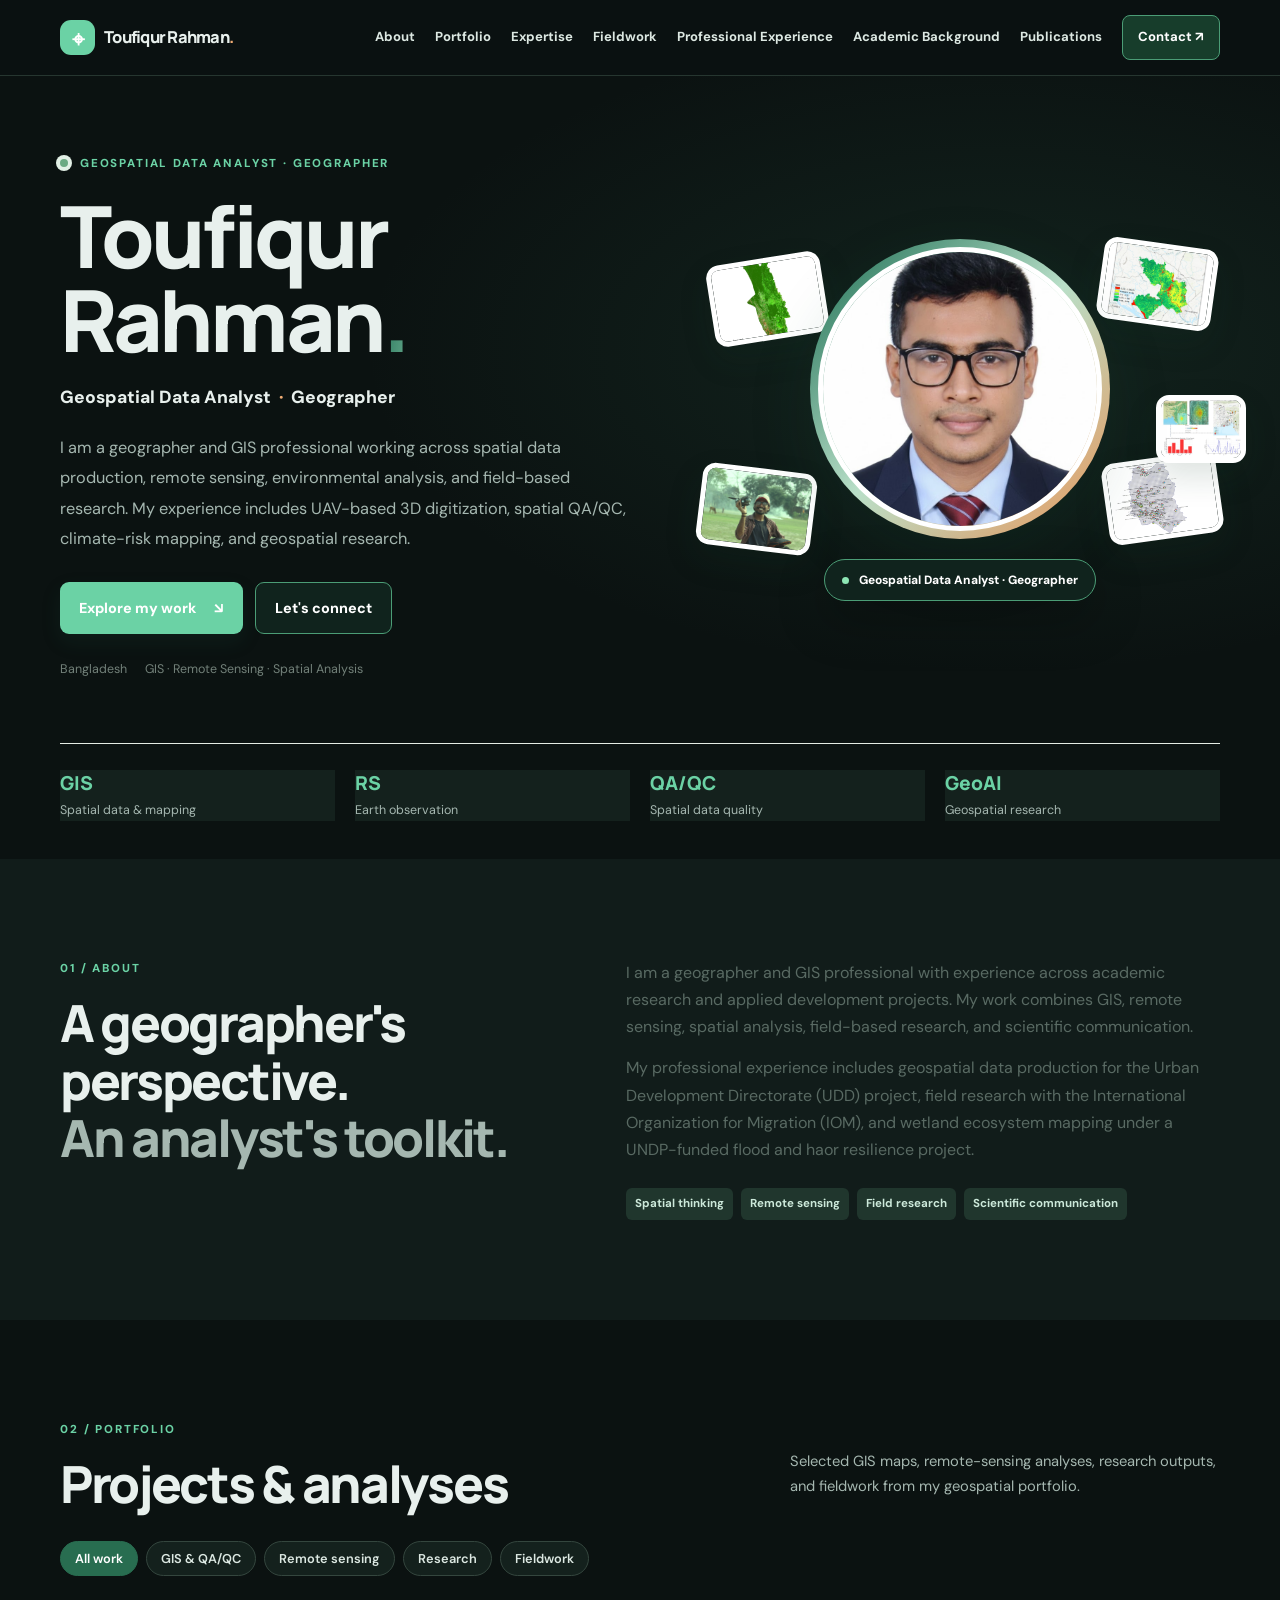
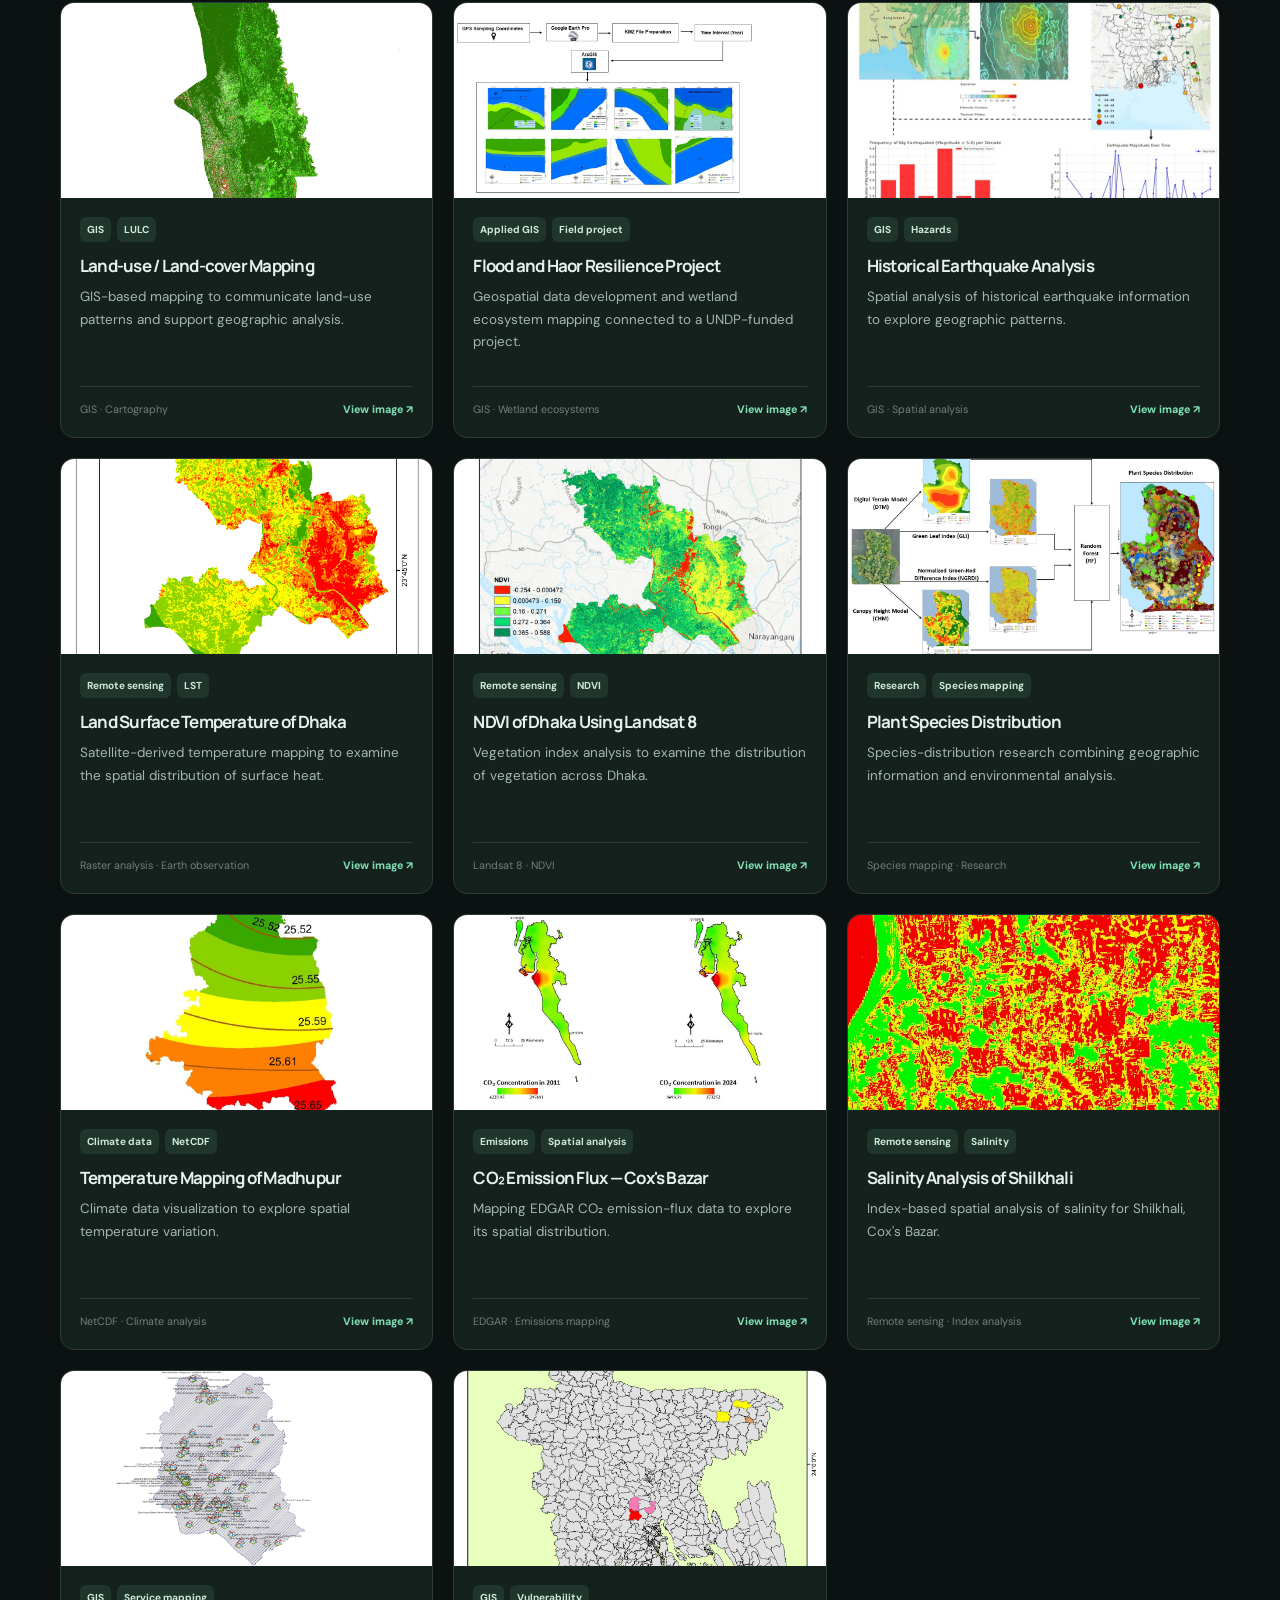
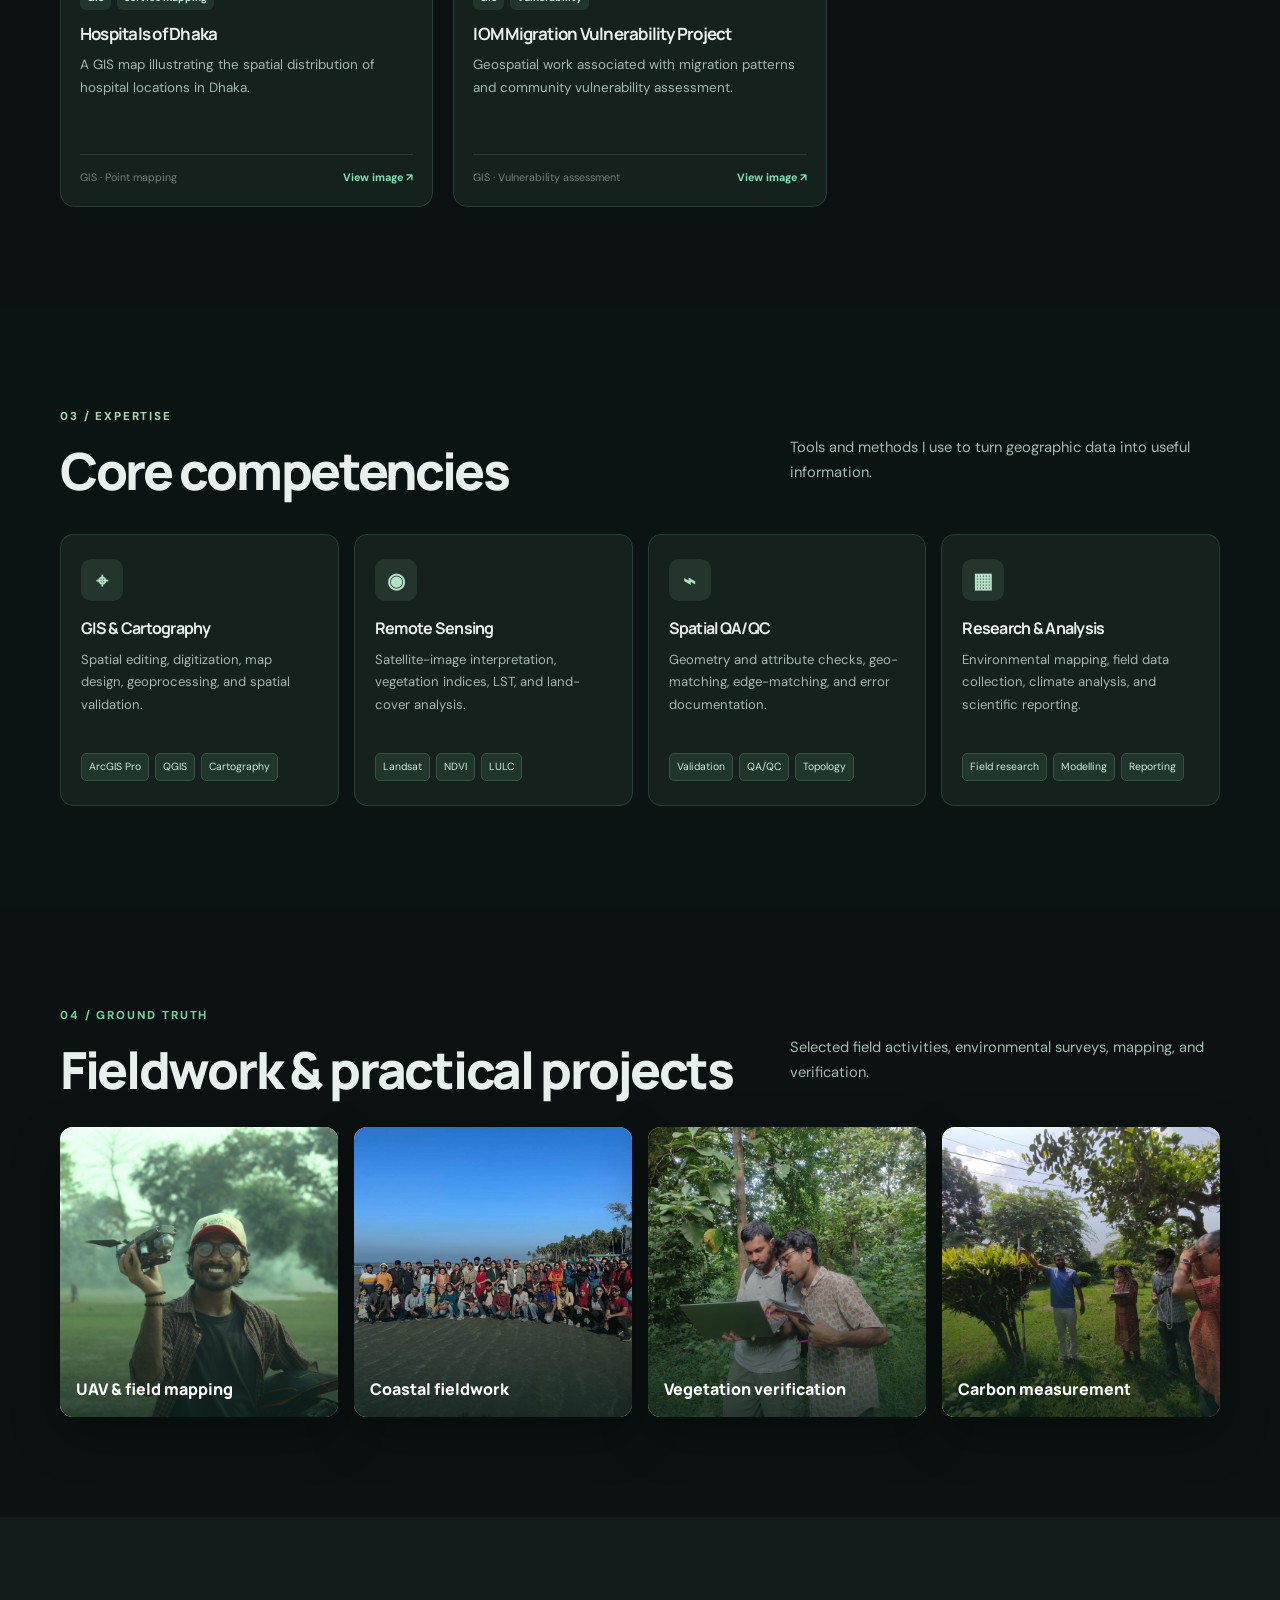
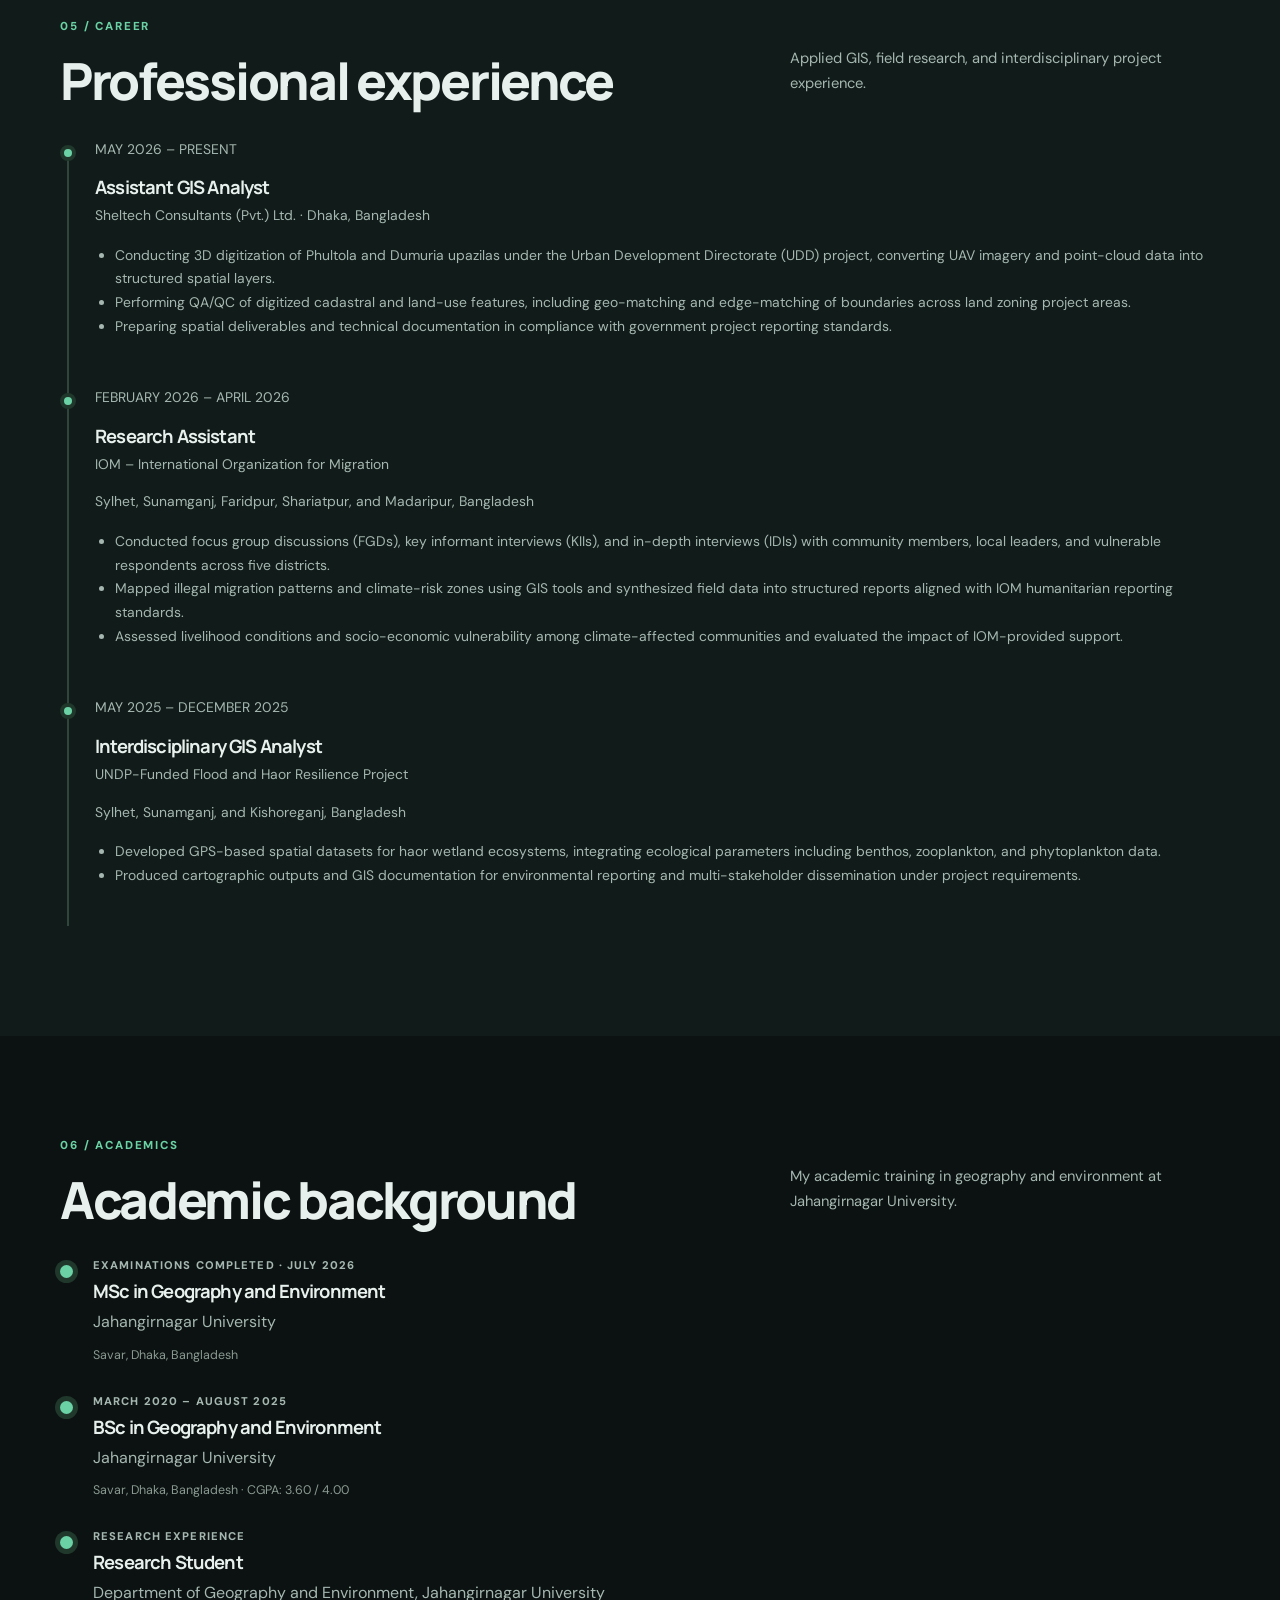
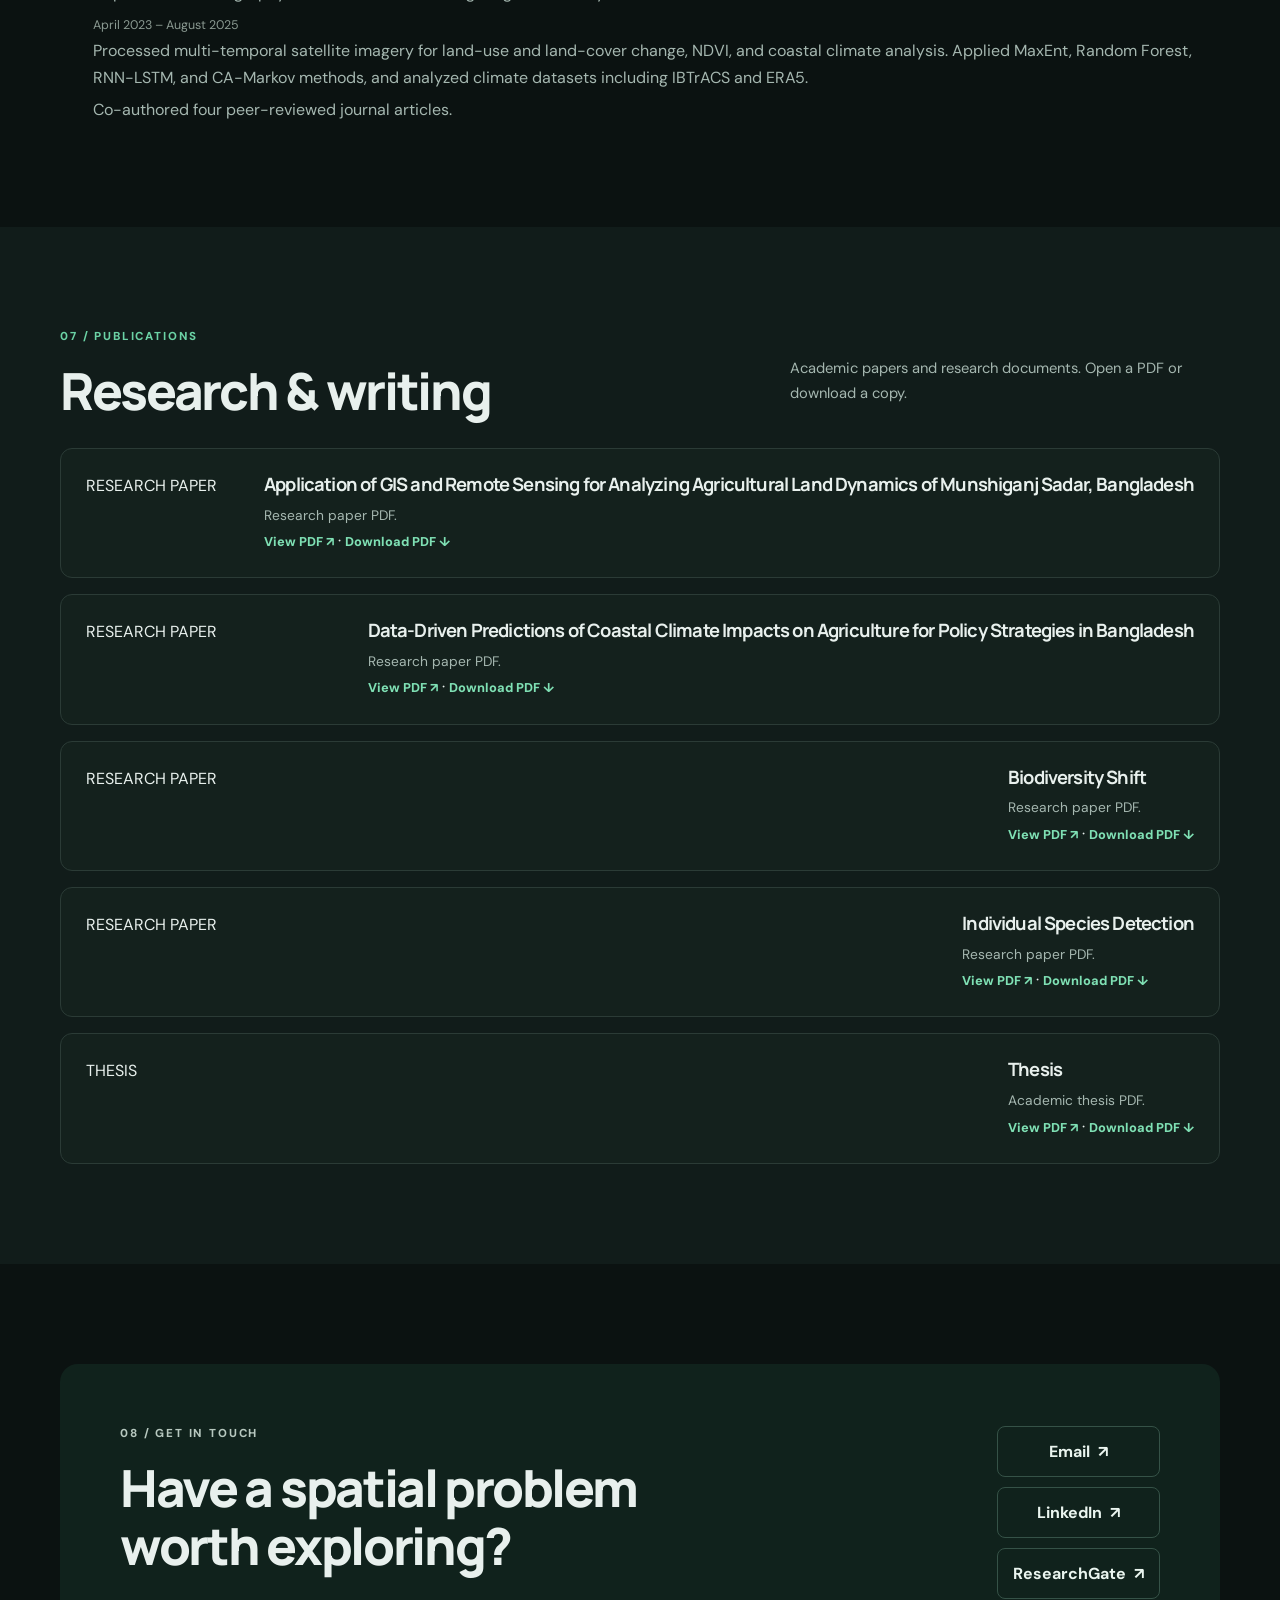
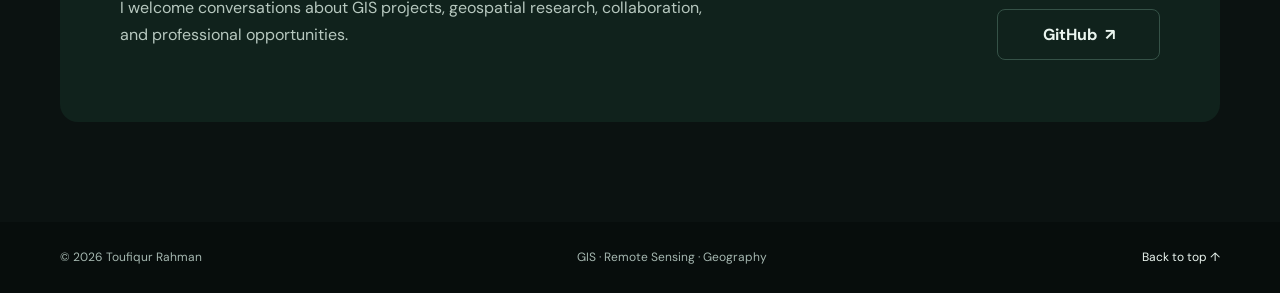
<file: index.html>
<!DOCTYPE html>
<html lang="en">
<head>
  <meta charset="UTF-8">
  <meta name="viewport" content="width=device-width, initial-scale=1">

  <meta name="description" content="Toufiqur Rahman — Geospatial Data Analyst and Geographer specializing in GIS, remote sensing, spatial analysis, field research, and environmental modelling.">

  <meta name="theme-color" content="#0b1211">
  <title>Toufiqur Rahman | Geospatial Data Analyst & Geographer</title>

  <link rel="preconnect" href="https://fonts.googleapis.com">
  <link rel="preconnect" href="https://fonts.gstatic.com" crossorigin>
  <link href="https://fonts.googleapis.com/css2?family=DM+Sans:wght@400;500;600;700&family=Manrope:wght@400;500;600;700;800&display=swap" rel="stylesheet">

  <link rel="stylesheet" href="style.css">
</head>

<body>
  <header class="site-header">
    <nav class="nav container" aria-label="Main navigation">
      <a class="brand" href="#home">
        <span class="brand-mark">⌖</span>
        <span>Toufiqur Rahman<span class="brand-dot">.</span></span>
      </a>

      <button
        class="menu-toggle"
        id="menuToggle"
        aria-label="Open navigation"
        aria-expanded="false"
        aria-controls="navLinks"
      >☰</button>

      <div class="nav-links" id="navLinks">
        <a href="#about">About</a>
        <a href="#projects">Portfolio</a>
        <a href="#skills">Expertise</a>
        <a href="#fieldwork">Fieldwork</a>
        <a href="#experience">Professional Experience</a>
        <a href="#education">Academic Background</a>
        <a href="#publications">Publications</a>
        <a class="nav-contact" href="#contact">Contact ↗</a>
      </div>
    </nav>
  </header>

  <main>
    <!-- HERO -->
    <section class="hero section" id="home">
      <div class="container hero-grid">
        <div class="hero-copy">
          <p class="eyebrow">
            <span class="status-dot"></span>
            GEOSPATIAL DATA ANALYST · GEOGRAPHER
          </p>

          <h1 class="hero-name">
            Toufiqur<br>
            <span class="name-surname">Rahman<span class="gradient-text">.</span></span>
          </h1>

          <p class="hero-role">
            Geospatial Data Analyst <span>·</span> Geographer
          </p>

          <p class="hero-lead">
            I am a geographer and GIS professional working across spatial
            data production, remote sensing, environmental analysis, and
            field-based research. My experience includes UAV-based 3D
            digitization, spatial QA/QC, climate-risk mapping, and
            geospatial research.
          </p>

          <div class="hero-actions">
            <a class="button button-primary" href="#projects">
              Explore my work <span>↘</span>
            </a>
            <a class="button button-secondary" href="#contact">
              Let's connect
            </a>
          </div>

          <div class="hero-meta">
            <span>Bangladesh</span>
            <span>GIS · Remote Sensing · Spatial Analysis</span>
          </div>
        </div>

        <div class="hero-art profile-art">
          <div class="profile-photo-frame">
            <img
              class="profile-photo"
              src="assets/profile.jpg"
              alt="Portrait of Toufiqur Rahman"
            >
          </div>

          <div class="profile-caption">
            <span class="profile-caption-dot"></span>
            Geospatial Data Analyst · Geographer
          </div>

          <div class="floating-gallery" aria-hidden="true">
            <img class="float-img float-img-1" src="assets/projects/Baghaichhari-LULC-Map.jpg" alt="">
            <img class="float-img float-img-2" src="assets/projects/NDVI-Map-of-Dhaka-Using-Landsat-8.jpg" alt="">
            <img class="float-img float-img-3" src="assets/projects/Drone-Piloting-at-Alokdia-Char.jpg" alt="">
            <img class="float-img float-img-4" src="assets/projects/Hospitals-of-Dhaka-Map.jpg" alt="">
            <img class="float-img float-img-5" src="assets/projects/Historical-Earthquake-Analysis-Project.jpg" alt="">
          </div>
        </div>
      </div>

      <div class="container stats-row">
        <div><strong>GIS</strong><span>Spatial data & mapping</span></div>
        <div><strong>RS</strong><span>Earth observation</span></div>
        <div><strong>QA/QC</strong><span>Spatial data quality</span></div>
        <div><strong>GeoAI</strong><span>Geospatial research</span></div>
      </div>
    </section>

    <!-- ABOUT -->
    <section class="section section-soft" id="about">
      <div class="container two-col">
        <div>
          <p class="eyebrow">01 / ABOUT</p>
          <h2>
            A geographer's perspective.<br>
            <span class="muted">An analyst's toolkit.</span>
          </h2>
        </div>

        <div class="about-copy">
          <p>
            I am a geographer and GIS professional with experience across
            academic research and applied development projects. My work
            combines GIS, remote sensing, spatial analysis, field-based
            research, and scientific communication.
          </p>

          <p>
            My professional experience includes geospatial data production
            for the Urban Development Directorate (UDD) project, field
            research with the International Organization for Migration
            (IOM), and wetland ecosystem mapping under a UNDP-funded
            flood and haor resilience project.
          </p>

          <div class="about-pills">
            <span>Spatial thinking</span>
            <span>Remote sensing</span>
            <span>Field research</span>
            <span>Scientific communication</span>
          </div>
        </div>
      </div>
    </section>

    <!-- PROJECTS -->
    <section class="section" id="projects">
      <div class="container">
        <div class="section-heading">
          <div>
            <p class="eyebrow">02 / PORTFOLIO</p>
            <h2>Projects & analyses</h2>
          </div>
          <p class="section-intro">
            Selected GIS maps, remote-sensing analyses, research outputs,
            and fieldwork from my geospatial portfolio.
          </p>
        </div>

        <div class="filter-row" role="group" aria-label="Filter projects">
          <button class="filter-btn active" data-filter="all">All work</button>
          <button class="filter-btn" data-filter="gis">GIS & QA/QC</button>
          <button class="filter-btn" data-filter="remote-sensing">Remote sensing</button>
          <button class="filter-btn" data-filter="research">Research</button>
          <button class="filter-btn" data-filter="fieldwork">Fieldwork</button>
        </div>

        <div class="project-grid">
          <article class="project-card" data-category="gis">
            <div class="project-visual project-image-wrap">
              <img class="project-image map-image" src="assets/projects/Baghaichhari-LULC-Map.jpg" alt="Land-use and land-cover map of Baghaichhari" loading="lazy">
            </div>
            <div class="project-body">
              <div class="project-tags"><span>GIS</span><span>LULC</span></div>
              <h3>Land-use / Land-cover Mapping</h3>
              <p>GIS-based mapping to communicate land-use patterns and support geographic analysis.</p>
              <div class="project-footer">
                <span>GIS · Cartography</span>
                <a href="assets/projects/Baghaichhari-LULC-Map.jpg" target="_blank" rel="noopener">View image ↗</a>
              </div>
            </div>
          </article>

          <article class="project-card" data-category="fieldwork">
            <div class="project-visual project-image-wrap">
              <img class="project-image photo-image" src="assets/projects/Haor-Project-with-UNDP.jpg" alt="Haor resilience project" loading="lazy">
            </div>
            <div class="project-body">
              <div class="project-tags"><span>Applied GIS</span><span>Field project</span></div>
              <h3>Flood and Haor Resilience Project</h3>
              <p>Geospatial data development and wetland ecosystem mapping connected to a UNDP-funded project.</p>
              <div class="project-footer">
                <span>GIS · Wetland ecosystems</span>
                <a href="assets/projects/Haor-Project-with-UNDP.jpg" target="_blank" rel="noopener">View image ↗</a>
              </div>
            </div>
          </article>

          <article class="project-card" data-category="gis">
            <div class="project-visual project-image-wrap">
              <img class="project-image map-image" src="assets/projects/Historical-Earthquake-Analysis-Project.jpg" alt="Historical earthquake analysis map" loading="lazy">
            </div>
            <div class="project-body">
              <div class="project-tags"><span>GIS</span><span>Hazards</span></div>
              <h3>Historical Earthquake Analysis</h3>
              <p>Spatial analysis of historical earthquake information to explore geographic patterns.</p>
              <div class="project-footer">
                <span>GIS · Spatial analysis</span>
                <a href="assets/projects/Historical-Earthquake-Analysis-Project.jpg" target="_blank" rel="noopener">View image ↗</a>
              </div>
            </div>
          </article>

          <article class="project-card" data-category="remote-sensing">
            <div class="project-visual project-image-wrap">
              <img class="project-image map-image" src="assets/projects/LST-Dhaka.jpg" alt="Land surface temperature map of Dhaka" loading="lazy">
            </div>
            <div class="project-body">
              <div class="project-tags"><span>Remote sensing</span><span>LST</span></div>
              <h3>Land Surface Temperature of Dhaka</h3>
              <p>Satellite-derived temperature mapping to examine the spatial distribution of surface heat.</p>
              <div class="project-footer">
                <span>Raster analysis · Earth observation</span>
                <a href="assets/projects/LST-Dhaka.jpg" target="_blank" rel="noopener">View image ↗</a>
              </div>
            </div>
          </article>

          <article class="project-card" data-category="remote-sensing">
            <div class="project-visual project-image-wrap">
              <img class="project-image map-image" src="assets/projects/NDVI-Map-of-Dhaka-Using-Landsat-8.jpg" alt="NDVI map of Dhaka using Landsat 8" loading="lazy">
            </div>
            <div class="project-body">
              <div class="project-tags"><span>Remote sensing</span><span>NDVI</span></div>
              <h3>NDVI of Dhaka Using Landsat 8</h3>
              <p>Vegetation index analysis to examine the distribution of vegetation across Dhaka.</p>
              <div class="project-footer">
                <span>Landsat 8 · NDVI</span>
                <a href="assets/projects/NDVI-Map-of-Dhaka-Using-Landsat-8.jpg" target="_blank" rel="noopener">View image ↗</a>
              </div>
            </div>
          </article>

          <article class="project-card" data-category="research">
            <div class="project-visual project-image-wrap">
              <img class="project-image map-image" src="assets/projects/Plant-Species-Distribution-Project.jpg" alt="Plant species distribution project" loading="lazy">
            </div>
            <div class="project-body">
              <div class="project-tags"><span>Research</span><span>Species mapping</span></div>
              <h3>Plant Species Distribution</h3>
              <p>Species-distribution research combining geographic information and environmental analysis.</p>
              <div class="project-footer">
                <span>Species mapping · Research</span>
                <a href="assets/projects/Plant-Species-Distribution-Project.jpg" target="_blank" rel="noopener">View image ↗</a>
              </div>
            </div>
          </article>

          <article class="project-card" data-category="remote-sensing">
            <div class="project-visual project-image-wrap">
              <img class="project-image map-image" src="assets/projects/Temperature-Map-of-Madhupur-Using-NetCDF-Data.jpg" alt="Temperature map of Madhupur using NetCDF data" loading="lazy">
            </div>
            <div class="project-body">
              <div class="project-tags"><span>Climate data</span><span>NetCDF</span></div>
              <h3>Temperature Mapping of Madhupur</h3>
              <p>Climate data visualization to explore spatial temperature variation.</p>
              <div class="project-footer">
                <span>NetCDF · Climate analysis</span>
                <a href="assets/projects/Temperature-Map-of-Madhupur-Using-NetCDF-Data.jpg" target="_blank" rel="noopener">View image ↗</a>
              </div>
            </div>
          </article>

          <article class="project-card" data-category="remote-sensing">
            <div class="project-visual project-image-wrap">
              <img class="project-image map-image" src="assets/projects/EDGAR-CO2-Emission-Flux-in-Cos-s-Bazar-Maps.jpg" alt="CO2 emission flux map for Cox's Bazar" loading="lazy">
            </div>
            <div class="project-body">
              <div class="project-tags"><span>Emissions</span><span>Spatial analysis</span></div>
              <h3>CO₂ Emission Flux — Cox's Bazar</h3>
              <p>Mapping EDGAR CO₂ emission-flux data to explore its spatial distribution.</p>
              <div class="project-footer">
                <span>EDGAR · Emissions mapping</span>
                <a href="assets/projects/EDGAR-CO2-Emission-Flux-in-Cos-s-Bazar-Maps.jpg" target="_blank" rel="noopener">View image ↗</a>
              </div>
            </div>
          </article>

          <article class="project-card" data-category="remote-sensing">
            <div class="project-visual project-image-wrap">
              <img class="project-image map-image" src="assets/projects/Salinity-NDSI-Analysis-of-Shilkhali-Cox-s-Bazar.jpg" alt="Salinity analysis of Shilkhali, Cox's Bazar" loading="lazy">
            </div>
            <div class="project-body">
              <div class="project-tags"><span>Remote sensing</span><span>Salinity</span></div>
              <h3>Salinity Analysis of Shilkhali</h3>
              <p>Index-based spatial analysis of salinity for Shilkhali, Cox's Bazar.</p>
              <div class="project-footer">
                <span>Remote sensing · Index analysis</span>
                <a href="assets/projects/Salinity-NDSI-Analysis-of-Shilkhali-Cox-s-Bazar.jpg" target="_blank" rel="noopener">View image ↗</a>
              </div>
            </div>
          </article>

          <article class="project-card" data-category="gis">
            <div class="project-visual project-image-wrap">
              <img class="project-image map-image" src="assets/projects/Hospitals-of-Dhaka-Map.jpg" alt="Hospital locations in Dhaka" loading="lazy">
            </div>
            <div class="project-body">
              <div class="project-tags"><span>GIS</span><span>Service mapping</span></div>
              <h3>Hospitals of Dhaka</h3>
              <p>A GIS map illustrating the spatial distribution of hospital locations in Dhaka.</p>
              <div class="project-footer">
                <span>GIS · Point mapping</span>
                <a href="assets/projects/Hospitals-of-Dhaka-Map.jpg" target="_blank" rel="noopener">View image ↗</a>
              </div>
            </div>
          </article>

          <article class="project-card" data-category="gis">
            <div class="project-visual project-image-wrap">
              <img class="project-image map-image" src="assets/projects/IOM-Migration-Vulnerability-Project.jpg" alt="IOM migration vulnerability project" loading="lazy">
            </div>
            <div class="project-body">
              <div class="project-tags"><span>GIS</span><span>Vulnerability</span></div>
              <h3>IOM Migration Vulnerability Project</h3>
              <p>Geospatial work associated with migration patterns and community vulnerability assessment.</p>
              <div class="project-footer">
                <span>GIS · Vulnerability assessment</span>
                <a href="assets/projects/IOM-Migration-Vulnerability-Project.jpg" target="_blank" rel="noopener">View image ↗</a>
              </div>
            </div>
          </article>
        </div>
      </div>
    </section>

    <!-- EXPERTISE -->
    <section class="section section-dark" id="skills">
      <div class="container">
        <div class="section-heading">
          <div>
            <p class="eyebrow eyebrow-light">03 / EXPERTISE</p>
            <h2>Core competencies</h2>
          </div>
          <p class="section-intro light-intro">
            Tools and methods I use to turn geographic data into useful information.
          </p>
        </div>

        <div class="skills-grid">
          <article class="skill-card">
            <span class="skill-icon">⌖</span>
            <h3>GIS & Cartography</h3>
            <p>Spatial editing, digitization, map design, geoprocessing, and spatial validation.</p>
            <div class="skill-pills"><span>ArcGIS Pro</span><span>QGIS</span><span>Cartography</span></div>
          </article>

          <article class="skill-card">
            <span class="skill-icon">◉</span>
            <h3>Remote Sensing</h3>
            <p>Satellite-image interpretation, vegetation indices, LST, and land-cover analysis.</p>
            <div class="skill-pills"><span>Landsat</span><span>NDVI</span><span>LULC</span></div>
          </article>

          <article class="skill-card">
            <span class="skill-icon">⌁</span>
            <h3>Spatial QA/QC</h3>
            <p>Geometry and attribute checks, geo-matching, edge-matching, and error documentation.</p>
            <div class="skill-pills"><span>Validation</span><span>QA/QC</span><span>Topology</span></div>
          </article>

          <article class="skill-card">
            <span class="skill-icon">▦</span>
            <h3>Research & Analysis</h3>
            <p>Environmental mapping, field data collection, climate analysis, and scientific reporting.</p>
            <div class="skill-pills"><span>Field research</span><span>Modelling</span><span>Reporting</span></div>
          </article>
        </div>
      </div>
    </section>

    <!-- FIELDWORK -->
    <section class="section" id="fieldwork">
      <div class="container">
        <div class="section-heading">
          <div>
            <p class="eyebrow">04 / GROUND TRUTH</p>
            <h2>Fieldwork & practical projects</h2>
          </div>
          <p class="section-intro">
            Selected field activities, environmental surveys, mapping, and verification.
          </p>
        </div>

        <div class="fieldwork-grid">
          <a class="fieldwork-card" href="assets/projects/Drone-Piloting-at-Alokdia-Char.jpg" target="_blank" rel="noopener">
            <img src="assets/projects/Drone-Piloting-at-Alokdia-Char.jpg" alt="Drone piloting at Alokdia Char" loading="lazy">
            <span>UAV & field mapping</span>
          </a>

          <a class="fieldwork-card" href="assets/projects/Field-work-at-Saint-Martin-Island.jpg" target="_blank" rel="noopener">
            <img src="assets/projects/Field-work-at-Saint-Martin-Island.jpg" alt="Fieldwork at Saint Martin Island" loading="lazy">
            <span>Coastal fieldwork</span>
          </a>

          <a class="fieldwork-card" href="assets/projects/Verifification-of-Vegetation-Classification.jpg" target="_blank" rel="noopener">
            <img src="assets/projects/Verifification-of-Vegetation-Classification.jpg" alt="Vegetation classification verification" loading="lazy">
            <span>Vegetation verification</span>
          </a>

          <a class="fieldwork-card" href="assets/projects/Above-Ground-Carbon-Measurement.jpg" target="_blank" rel="noopener">
            <img src="assets/projects/Above-Ground-Carbon-Measurement.jpg" alt="Above-ground carbon measurement" loading="lazy">
            <span>Carbon measurement</span>
          </a>
        </div>
      </div>
    </section>

    <!-- PROFESSIONAL EXPERIENCE: EMPLOYMENT AND PROJECT ROLES ONLY -->
    <section class="section section-soft" id="experience">
      <div class="container">
        <div class="section-heading">
          <div>
            <p class="eyebrow">05 / CAREER</p>
            <h2>Professional experience</h2>
          </div>
          <p class="section-intro">
            Applied GIS, field research, and interdisciplinary project experience.
          </p>
        </div>

        <div class="timeline">
          <article class="timeline-item">
            <p class="timeline-date">MAY 2026 – PRESENT</p>
            <h3>Assistant GIS Analyst</h3>
            <p class="timeline-org">Sheltech Consultants (Pvt.) Ltd. · Dhaka, Bangladesh</p>
            <ul>
              <li>Conducting 3D digitization of Phultola and Dumuria upazilas under the Urban Development Directorate (UDD) project, converting UAV imagery and point-cloud data into structured spatial layers.</li>
              <li>Performing QA/QC of digitized cadastral and land-use features, including geo-matching and edge-matching of boundaries across land zoning project areas.</li>
              <li>Preparing spatial deliverables and technical documentation in compliance with government project reporting standards.</li>
            </ul>
          </article>

          <article class="timeline-item">
            <p class="timeline-date">FEBRUARY 2026 – APRIL 2026</p>
            <h3>Research Assistant</h3>
            <p class="timeline-org">IOM – International Organization for Migration</p>
            <p class="timeline-location">Sylhet, Sunamganj, Faridpur, Shariatpur, and Madaripur, Bangladesh</p>
            <ul>
              <li>Conducted focus group discussions (FGDs), key informant interviews (KIIs), and in-depth interviews (IDIs) with community members, local leaders, and vulnerable respondents across five districts.</li>
              <li>Mapped illegal migration patterns and climate-risk zones using GIS tools and synthesized field data into structured reports aligned with IOM humanitarian reporting standards.</li>
              <li>Assessed livelihood conditions and socio-economic vulnerability among climate-affected communities and evaluated the impact of IOM-provided support.</li>
            </ul>
          </article>

          <article class="timeline-item">
            <p class="timeline-date">MAY 2025 – DECEMBER 2025</p>
            <h3>Interdisciplinary GIS Analyst</h3>
            <p class="timeline-org">UNDP-Funded Flood and Haor Resilience Project</p>
            <p class="timeline-location">Sylhet, Sunamganj, and Kishoreganj, Bangladesh</p>
            <ul>
              <li>Developed GPS-based spatial datasets for haor wetland ecosystems, integrating ecological parameters including benthos, zooplankton, and phytoplankton data.</li>
              <li>Produced cartographic outputs and GIS documentation for environmental reporting and multi-stakeholder dissemination under project requirements.</li>
            </ul>
          </article>
        </div>
      </div>
    </section>

    <!-- ACADEMIC BACKGROUND: DEGREES ONLY -->
    <section class="section" id="education">
      <div class="container">
        <div class="section-heading">
          <div>
            <p class="eyebrow">06 / ACADEMICS</p>
            <h2>Academic background</h2>
          </div>
          <p class="section-intro">
            My academic training in geography and environment at Jahangirnagar University.
          </p>
        </div>

        <div class="education-list">
          <article class="education-item">
            <span class="education-marker"></span>
            <div>
              <p class="education-date">EXAMINATIONS COMPLETED · JULY 2026</p>
              <h3>MSc in Geography and Environment</h3>
              <p>Jahangirnagar University</p>
              <span class="education-note">Savar, Dhaka, Bangladesh</span>
            </div>
          </article>

          <article class="education-item">
            <span class="education-marker"></span>
            <div>
              <p class="education-date">MARCH 2020 – AUGUST 2025</p>
              <h3>BSc in Geography and Environment</h3>
              <p>Jahangirnagar University</p>
              <span class="education-note">Savar, Dhaka, Bangladesh · CGPA: 3.60 / 4.00</span>
            </div>
          </article>

          <article class="education-item">
            <span class="education-marker"></span>
            <div>
              <p class="education-date">RESEARCH EXPERIENCE</p>
              <h3>Research Student</h3>
              <p>Department of Geography and Environment, Jahangirnagar University</p>
              <span class="education-note">April 2023 – August 2025</span>
              <p>
                Processed multi-temporal satellite imagery for land-use and
                land-cover change, NDVI, and coastal climate analysis.
                Applied MaxEnt, Random Forest, RNN-LSTM, and CA-Markov
                methods, and analyzed climate datasets including IBTrACS
                and ERA5.
              </p>
              <p>Co-authored four peer-reviewed journal articles.</p>
            </div>
          </article>
        </div>
      </div>
    </section>

    <!-- PUBLICATIONS -->
    <section class="section section-soft" id="publications">
      <div class="container">
        <div class="section-heading">
          <div>
            <p class="eyebrow">07 / PUBLICATIONS</p>
            <h2>Research & writing</h2>
          </div>
          <p class="section-intro">
            Academic papers and research documents. Open a PDF or download a copy.
          </p>
        </div>

        <div class="publication-list">
          <article class="publication-item">
            <div class="pub-type">RESEARCH PAPER</div>
            <div>
              <h3>Application of GIS and Remote Sensing for Analyzing Agricultural Land Dynamics of Munshiganj Sadar, Bangladesh</h3>
              <p>Research paper PDF.</p>
              <a href="assets/publications/ApplicationofGISandRemoteSensingforAnalyzingAgriculturalLandDynamicsofMunishiganjSadarBangladesh.pdf" target="_blank" rel="noopener noreferrer">View PDF ↗</a>
              <span class="pub-separator"> · </span>
              <a href="assets/publications/ApplicationofGISandRemoteSensingforAnalyzingAgriculturalLandDynamicsofMunishiganjSadarBangladesh.pdf" download>Download PDF ↓</a>
            </div>
          </article>

          <article class="publication-item">
            <div class="pub-type">RESEARCH PAPER</div>
            <div>
              <h3>Data-Driven Predictions of Coastal Climate Impacts on Agriculture for Policy Strategies in Bangladesh</h3>
              <p>Research paper PDF.</p>
              <a href="assets/publications/Data-Driven%20Predictions%20of%20Coastal%20Climate%20Impacts%20on%20Agriculture%20for%20Policy%20Strategies%20in%20Bangladesh%20Final.pdf" target="_blank" rel="noopener noreferrer">View PDF ↗</a>
              <span class="pub-separator"> · </span>
              <a href="assets/publications/Data-Driven%20Predictions%20of%20Coastal%20Climate%20Impacts%20on%20Agriculture%20for%20Policy%20Strategies%20in%20Bangladesh%20Final.pdf" download>Download PDF ↓</a>
            </div>
          </article>

          <article class="publication-item">
            <div class="pub-type">RESEARCH PAPER</div>
            <div>
              <h3>Biodiversity Shift</h3>
              <p>Research paper PDF.</p>
              <a href="assets/publications/Biodiversity%20Shift.pdf" target="_blank" rel="noopener noreferrer">View PDF ↗</a>
              <span class="pub-separator"> · </span>
              <a href="assets/publications/Biodiversity%20Shift.pdf" download>Download PDF ↓</a>
            </div>
          </article>

          <article class="publication-item">
            <div class="pub-type">RESEARCH PAPER</div>
            <div>
              <h3>Individual Species Detection</h3>
              <p>Research paper PDF.</p>
              <a href="assets/publications/Individual%20Species%20Detection.pdf" target="_blank" rel="noopener noreferrer">View PDF ↗</a>
              <span class="pub-separator"> · </span>
              <a href="assets/publications/Individual%20Species%20Detection.pdf" download>Download PDF ↓</a>
            </div>
          </article>

          <article class="publication-item">
            <div class="pub-type">THESIS</div>
            <div>
              <h3>Thesis</h3>
              <p>Academic thesis PDF.</p>
              <a href="assets/publications/Thesis.pdf" target="_blank" rel="noopener noreferrer">View PDF ↗</a>
              <span class="pub-separator"> · </span>
              <a href="assets/publications/Thesis.pdf" download>Download PDF ↓</a>
            </div>
          </article>
        </div>
      </div>
    </section>

    <!-- CONTACT -->
    <section class="section contact-section" id="contact">
      <div class="container contact-card">
        <div>
          <p class="eyebrow eyebrow-light">08 / GET IN TOUCH</p>
          <h2>Have a spatial problem<br>worth exploring?</h2>
          <p>
            I welcome conversations about GIS projects, geospatial research,
            collaboration, and professional opportunities.
          </p>
        </div>

        <div class="contact-links">
          <a href="mailto:toufiqur.49@geography-juniv.edu.bd">
            <span>Email</span>
            <strong>↗</strong>
          </a>

          <a href="https://www.linkedin.com/in/toufiqur-rahman-8333711b0/" target="_blank" rel="noopener noreferrer">
            <span>LinkedIn</span>
            <strong>↗</strong>
          </a>

          <a href="https://www.researchgate.net/profile/Toufiqur-Rahman-9" target="_blank" rel="noopener noreferrer">
            <span>ResearchGate</span>
            <strong>↗</strong>
          </a>

          <a href="https://github.com/toufiqscpl-del" target="_blank" rel="noopener noreferrer">
            <span>GitHub</span>
            <strong>↗</strong>
          </a>
        </div>
      </div>
    </section>
  </main>

  <footer class="footer">
    <div class="container footer-inner">
      <span>© <span id="year"></span> Toufiqur Rahman</span>
      <span>GIS · Remote Sensing · Geography</span>
      <a href="#home">Back to top ↑</a>
    </div>
  </footer>

  <script src="script.js"></script>
</body>
</html>
</file>
<file: style.css>
@import url('https://fonts.googleapis.com/css2?family=DM+Sans:wght@400;500;600;700&family=Manrope:wght@400;500;600;700;800&display=swap');
:root{--ink:#142c28;--muted:#64766e;--green:#176b50;--green2:#b9dfc8;--cream:#f5f7f1;--line:#dfe8df;--orange:#e99559;--white:#fff;--night:#102b27;--shadow:0 18px 50px rgba(21,56,42,.09)}
*{box-sizing:border-box}html{scroll-behavior:smooth;scroll-padding-top:90px}body{margin:0;background:#fff;color:var(--ink);font-family:'DM Sans',sans-serif;line-height:1.7}img{display:block;max-width:100%}h1,h2,h3,.brand{font-family:Manrope,sans-serif;letter-spacing:-.045em}h1{font-size:clamp(3.2rem,6.7vw,6rem);line-height:.99;margin:20px 0 20px;font-weight:800}h2{font-size:clamp(2rem,4vw,3.35rem);line-height:1.12;margin:12px 0 20px;font-weight:800}h3{font-size:1.15rem;line-height:1.35;margin:10px 0}p{margin:0 0 14px}.container{width:min(1160px,calc(100% - 48px));margin:auto}.section{padding:100px 0}.section-soft{background:var(--cream)}.site-header{height:76px;position:sticky;top:0;z-index:50;background:rgba(255,255,255,.94);backdrop-filter:blur(16px);border-bottom:1px solid rgba(223,232,223,.9)}.nav{height:100%;display:flex;align-items:center;justify-content:space-between;gap:20px}.brand{display:flex;gap:9px;align-items:center;text-decoration:none;color:var(--ink);font-size:1.03rem;font-weight:800;white-space:nowrap}.brand-mark{display:grid;place-items:center;width:35px;height:35px;background:var(--green);color:white;border-radius:11px;font-size:1.4rem}.brand-dot{color:var(--orange)}.nav-links{display:flex;align-items:center;gap:20px}.nav-links a{color:#465950;text-decoration:none;font-size:.82rem;font-weight:700;transition:color .2s}.nav-links a:hover{color:var(--green)}.nav-links .nav-contact{background:var(--ink);color:white;padding:10px 15px;border-radius:8px}.menu-toggle{display:none;border:0;background:none;font-size:1.6rem;color:var(--ink)}
.hero{padding:78px 0 38px;background:radial-gradient(ellipse at 80% 24%,#e5f2e7 0,transparent 38%),linear-gradient(110deg,#fff 58%,#f9fcf8)}.hero-grid{display:grid;grid-template-columns:1.05fr .95fr;gap:64px;align-items:center}.eyebrow{font-size:.72rem;letter-spacing:.16em;font-weight:800;color:var(--green);margin:0 0 16px;text-transform:uppercase}.status-dot{display:inline-block;width:8px;height:8px;background:#6baa83;border-radius:50%;margin-right:7px;box-shadow:0 0 0 4px #e2f0e6}.gradient-text{background:linear-gradient(100deg,#176b50,#65a78a);-webkit-background-clip:text;background-clip:text;color:transparent}.hero-role{font-weight:800;font-size:1.1rem;margin:0 0 20px}.hero-role span{color:var(--orange);padding:0 4px}.hero-lead{font-size:1.02rem;line-height:1.85;color:var(--muted);max-width:600px}.hero-actions{display:flex;gap:12px;flex-wrap:wrap;margin:28px 0 25px}.button{display:inline-flex;align-items:center;gap:18px;padding:13px 19px;border-radius:9px;text-decoration:none;font-weight:800;font-size:.9rem;transition:transform .2s,box-shadow .2s}.button:hover{transform:translateY(-2px)}.button-primary{background:var(--green);color:#fff;box-shadow:0 8px 20px #1f6b5320}.button-secondary{border:1px solid #d7e1d9;color:var(--ink);background:#fff}.hero-meta{display:flex;gap:18px;flex-wrap:wrap;font-size:.78rem;color:#728079}.profile-art{position:relative;display:grid;justify-items:center;padding:12px 0 25px;min-height:380px}.profile-photo-frame{position:relative;width:min(300px,68vw);aspect-ratio:1;border-radius:50%;padding:8px;background:linear-gradient(135deg,#176b50,#b9dfc8,#e99559);box-shadow:0 25px 65px #1d594025;z-index:2}.profile-photo{width:100%;height:100%;border-radius:50%;object-fit:cover;border:5px solid white}.profile-caption{position:absolute;z-index:3;bottom:6px;background:white;border:1px solid var(--line);border-radius:99px;padding:10px 17px;box-shadow:var(--shadow);font-size:.75rem;font-weight:800}.profile-caption-dot{display:inline-block;width:7px;height:7px;background:#63a87e;border-radius:50%;margin-right:7px}.floating-gallery{position:absolute;inset:0;pointer-events:none}.float-img{position:absolute;width:115px;height:82px;object-fit:cover;border:5px solid #fff;border-radius:13px;box-shadow:0 14px 32px #183b2b25;animation:projectFloat 7s ease-in-out infinite}.float-img-1{top:8%;left:2%;transform:rotate(-9deg)}.float-img-2{top:4%;right:1%;transform:rotate(8deg);animation-delay:-2s}.float-img-3{bottom:15%;left:0;transform:rotate(7deg);animation-delay:-3.5s}.float-img-4{bottom:18%;right:0;transform:rotate(-8deg);animation-delay:-1s}.float-img-5{top:44%;right:-5%;width:90px;height:68px;animation-delay:-4.5s}@keyframes projectFloat{0%,100%{translate:0 0}50%{translate:0 -10px}}.stats-row{display:grid;grid-template-columns:repeat(4,1fr);border-top:1px solid #e5ece5;margin-top:62px;padding-top:26px;gap:20px}.stats-row div{display:flex;flex-direction:column;gap:4px}.stats-row strong{font:800 1.2rem Manrope;color:var(--green)}.stats-row span{font-size:.78rem;color:var(--muted)}
.two-col{display:grid;grid-template-columns:.9fr 1.1fr;gap:80px}.muted{color:#8a9991}.about-copy{max-width:650px;color:#596a63}.about-pills{display:flex;flex-wrap:wrap;gap:8px;margin-top:25px}.about-pills span,.project-tags span{font-size:.72rem;font-weight:700;color:#3c6854;background:#eaf3ec;border-radius:6px;padding:6px 9px}.section-heading{display:flex;align-items:end;justify-content:space-between;gap:45px;margin-bottom:28px}.section-heading h2{margin-bottom:0}.section-intro{max-width:430px;color:var(--muted);font-size:.92rem}.filter-row{display:flex;flex-wrap:wrap;gap:8px;margin:26px 0}.filter-btn{background:#fff;border:1px solid var(--line);border-radius:100px;padding:8px 14px;color:#52645b;font:600 .8rem 'DM Sans';cursor:pointer}.filter-btn.active,.filter-btn:hover{background:var(--ink);border-color:var(--ink);color:white}.project-grid{display:grid;grid-template-columns:repeat(3,1fr);gap:20px}.project-card{border:1px solid #e1e7e0;border-radius:14px;overflow:hidden;background:#fff;transition:transform .25s,box-shadow .25s}.project-card:hover{transform:translateY(-5px);box-shadow:var(--shadow)}.project-card[hidden]{display:none}.project-visual{height:195px;position:relative;overflow:hidden;display:flex;align-items:center;justify-content:center;background:#e9f0e9}.project-visual svg{width:100%;height:100%}.project-image{width:100%;height:100%;object-fit:cover;transition:transform .5s}.project-card:hover .project-image{transform:scale(1.04)}.visual-green{background:#204f42}.visual-sand{background:#f0e7d5}.visual-blue{background:#173e52}.visual-purple{background:#352b55}.visual-terra{background:#efe1ce}.visual-night{background:#28473e}.visual-label{position:absolute;z-index:1;top:13px;left:14px;color:#fff;background:#132c288c;border:1px solid #ffffff35;border-radius:5px;padding:5px 8px;font-size:.6rem;font-weight:800;letter-spacing:.1em}.project-body{padding:19px}.project-tags{display:flex;gap:6px;flex-wrap:wrap}.project-tags span{font-size:.63rem;padding:4px 7px}.project-body h3{font-size:1.06rem;margin:13px 0 8px}.project-body p{font-size:.84rem;color:var(--muted);min-height:84px}.project-footer{border-top:1px solid #edf0eb;padding-top:13px;margin-top:16px;display:flex;align-items:center;justify-content:space-between;gap:8px;font-size:.67rem;color:#728078}.project-footer a,.publication-item a{color:var(--green);text-decoration:none;font-weight:800;white-space:nowrap}.note{font-size:.78rem;color:#7b8981;margin-top:22px}
.section-dark{background:var(--night);color:#fff}.eyebrow-light{color:#a4d7b8}.section-dark h2{max-width:700px}.light-intro{color:#b7c8bf;max-width:430px}.skills-grid{display:grid;grid-template-columns:repeat(4,1fr);gap:15px;margin-top:35px}.skill-card{border:1px solid #ffffff20;background:#ffffff08;padding:24px 20px;border-radius:13px;transition:transform .2s,background .2s}.skill-card:hover{transform:translateY(-4px);background:#ffffff10}.skill-icon{width:42px;height:42px;display:grid;place-items:center;border-radius:10px;background:#a7d5b51c;color:#b5e0c5;font-size:1.3rem;font-weight:800}.skill-card h3{font-size:1rem;margin:17px 0 9px}.skill-card p{font-size:.82rem;color:#b7c8bf;min-height:90px}.skill-pills{display:flex;gap:6px;flex-wrap:wrap}.skill-pills span{font-size:.65rem;color:#d7eee0;border:1px solid #ffffff26;border-radius:5px;padding:4px 7px}.fieldwork-grid{display:grid;grid-template-columns:repeat(4,1fr);gap:16px}.fieldwork-card{position:relative;overflow:hidden;display:block;min-height:260px;border-radius:13px;background:#dfe8df;color:white;text-decoration:none;box-shadow:var(--shadow)}.fieldwork-card:after{content:'';position:absolute;inset:30% 0 0;background:linear-gradient(transparent,rgba(9,29,24,.8))}.fieldwork-card img{width:100%;height:290px;object-fit:cover;transition:transform .5s}.fieldwork-card:hover img{transform:scale(1.06)}.fieldwork-card span{position:absolute;z-index:2;left:16px;right:12px;bottom:17px;font:800 1rem Manrope}.timeline{position:relative;margin-top:25px}.timeline:before{content:'';position:absolute;left:7px;top:8px;bottom:10px;width:2px;background:#d8e6db}.timeline-item{position:relative;padding:0 0 32px 35px}.timeline-item:before{content:'';position:absolute;left:0;top:7px;width:16px;height:16px;border-radius:50%;background:var(--green);border:4px solid #e2f0e6;box-sizing:border-box}.timeline-item h3{margin:0 0 4px}.timeline-item .timeline-meta{font-size:.8rem;color:var(--green);font-weight:800;margin-bottom:9px}.timeline-item p,.timeline-item li{color:var(--muted);font-size:.87rem}.timeline-item ul{padding-left:20px}.education-list{display:grid;gap:25px}.education-item{display:grid;grid-template-columns:18px 1fr;gap:15px}.education-marker{width:13px;height:13px;border-radius:50%;background:var(--green);margin-top:9px;box-shadow:0 0 0 5px #e3f0e6}.education-date{font-size:.7rem;letter-spacing:.1em;font-weight:800;color:var(--green);margin-bottom:4px}.education-item h3{margin:0 0 4px}.education-item p{color:var(--muted);margin-bottom:4px}.education-note{font-size:.78rem;color:#8a9991}.publication-list{display:grid;gap:16px}.publication-item{padding:23px 25px;border:1px solid var(--line);border-radius:12px;background:white;display:flex;align-items:start;justify-content:space-between;gap:20px}.publication-item h3{margin:0 0 7px}.publication-item p{font-size:.86rem;color:var(--muted);margin:0}.publication-item a{font-size:.8rem}.contact-card{background:var(--night);color:white;border-radius:18px;padding:clamp(28px,5vw,60px);display:grid;grid-template-columns:1fr auto;gap:30px;align-items:center}.contact-card h2{max-width:620px}.contact-card p{color:#b7c8bf;max-width:600px}.contact-links{display:flex;flex-direction:column;gap:10px}.contact-links a{color:white;text-decoration:none;font-weight:700;border:1px solid #ffffff35;padding:11px 15px;border-radius:8px;white-space:nowrap}.footer{padding:25px 0;background:#0c211e;color:#b4c6bd;font-size:.75rem}.footer-inner{display:flex;justify-content:space-between;align-items:center;gap:18px}.footer a{color:white;text-decoration:none}
@media(max-width:1050px){.nav-links{gap:12px}.nav-links a{font-size:.76rem}.hero-grid{gap:35px}.skills-grid{grid-template-columns:repeat(2,1fr)}.fieldwork-grid{grid-template-columns:repeat(2,1fr)}.project-grid{grid-template-columns:repeat(2,1fr)}}@media(max-width:780px){.container{width:min(100% - 32px,600px)}.section{padding:72px 0}.site-header{height:68px}.menu-toggle{display:block;cursor:pointer}.nav-links{display:none;position:absolute;top:68px;left:0;right:0;background:white;border-bottom:1px solid var(--line);padding:18px 24px 22px;flex-direction:column;align-items:stretch;gap:4px;box-shadow:0 15px 25px #1a3b2c0c}.nav-links.open{display:flex}.nav-links a{padding:10px 5px;font-size:.9rem}.nav-links .nav-contact{text-align:center;margin-top:7px}.hero{padding-top:55px}.hero-grid{grid-template-columns:1fr;gap:24px}.hero-copy{order:1}.profile-art{order:2;min-height:330px;max-width:520px;width:100%;margin:auto}.profile-photo-frame{width:235px}.float-img{width:94px;height:68px}.float-img-5{width:76px;height:58px}.hero-lead{font-size:.97rem}.stats-row{grid-template-columns:repeat(2,1fr);margin-top:42px}.two-col{grid-template-columns:1fr;gap:22px}.section-heading{display:block}.section-intro{margin-top:16px}.project-grid{grid-template-columns:1fr 1fr;gap:13px}.project-visual{height:160px}.project-body{padding:15px}.project-body p{min-height:0}.project-footer{align-items:flex-start;flex-direction:column}.publication-item{display:block}.publication-item a{display:inline-block;margin-top:13px}.contact-card{grid-template-columns:1fr}.contact-links{flex-direction:row;flex-wrap:wrap}.footer-inner{flex-wrap:wrap}.fieldwork-card,.fieldwork-card img{height:240px;min-height:240px}}@media(max-width:480px){h1{font-size:3.2rem}.project-grid,.skills-grid,.fieldwork-grid{grid-template-columns:1fr}.project-visual{height:210px}.skill-card p{min-height:0}.profile-art{min-height:285px}.float-img{width:78px;height:58px;border-width:3px}.float-img-1{left:0}.float-img-2{right:0}.float-img-3{left:0}.float-img-4{right:0}.float-img-5{right:-1%}.stats-row{gap:15px}.contact-links{flex-direction:column}.footer-inner{display:grid}.hero-meta{gap:9px;flex-direction:column}}@media(prefers-reduced-motion:reduce){html{scroll-behavior:auto}*,*:before,*:after{animation:none!important;transition:none!important}}


/* Dark-mode theme overrides */
:root{color-scheme:dark;--ink:#e8f0ed;--muted:#a5b7b0;--green:#6bd2a5;--green2:#24483c;--cream:#111c1a;--line:#2b3b36;--orange:#f1ad75;--white:#172522;--night:#0a1412;--shadow:0 18px 50px rgba(0,0,0,.28)}
body{background:#0b1211;color:var(--ink)}
.site-header{background:rgba(11,18,17,.94);border-bottom-color:#263630}
.nav-links a{color:#dce8e2}
.menu-toggle{color:var(--ink)}
.section-soft{background:#111c1a}
.hero{background:radial-gradient(ellipse at 78% 35%,rgba(58,130,99,.16),transparent 45%),#0b1211}
.brand,.hero-name,h1,h2,h3{color:var(--ink)}
.muted,.section-intro{color:var(--muted)}
.button-secondary{color:var(--ink);border-color:#40544b}
.stats-row>div,.project-card,.skill-card{background:#14211d;border-color:#2b3b36}
.project-card,.publication-item{background:#14211d;border-color:#2b3b36}
.project-body p,.skill-card p,.timeline-item p,.timeline-item li,.education-item p,.publication-item p{color:#a5b7b0}
.project-footer{border-top-color:#2b3b36}
.project-tags span,.skill-pills span,.about-pills span{background:#20362d;color:#cce9da;border-color:#355445}
.filter-btn{background:#14211d;color:#dce8e2;border-color:#34463e}
.filter-btn.active{background:#286d50;color:#fff;border-color:#286d50}
.timeline:before{background:#30463b}
.timeline-item:before{border-color:#20372c}
.education-marker{box-shadow:0 0 0 5px #20372c}
.publication-item a,.project-footer a{color:#7fe0b4}
.contact-card{background:#10221c}
.contact-links a{display:inline-flex;align-items:center;justify-content:center;gap:8px;color:#eaf5ef;border-color:#355247}
.contact-links a:hover{background:#1a392d;border-color:#6bd2a5}
.footer{background:#070d0c;color:#a5b7b0}
.footer a{color:#eaf5ef}
@media(max-width:780px){.nav-links{background:#101a17;border-bottom-color:#2b3b36}.nav-links a{color:#e8f0ed}}


/* FIX: DARK BACKGROUNDS AND CLEAR TEXT */

.site-header .nav-links a.nav-contact {
  background: #173d2b !important;
  color: #ffffff !important;
  border: 1px solid #4b9d76 !important;
}

.hero-actions a.button.button-secondary {
  background: #10231d !important;
  color: #ffffff !important;
  border: 1px solid #4b9d76 !important;
}

.profile-art .profile-caption {
  background: #10231d !important;
  color: #ffffff !important;
  border: 1px solid #4b9d76 !important;
}

.profile-art .profile-caption .profile-caption-dot {
  background: #8de5b4 !important;
}

/* Keep button text readable on hover */
.site-header .nav-links a.nav-contact:hover,
.hero-actions a.button.button-secondary:hover {
  background: #24583e !important;
  color: #ffffff !important;
}
</file>
